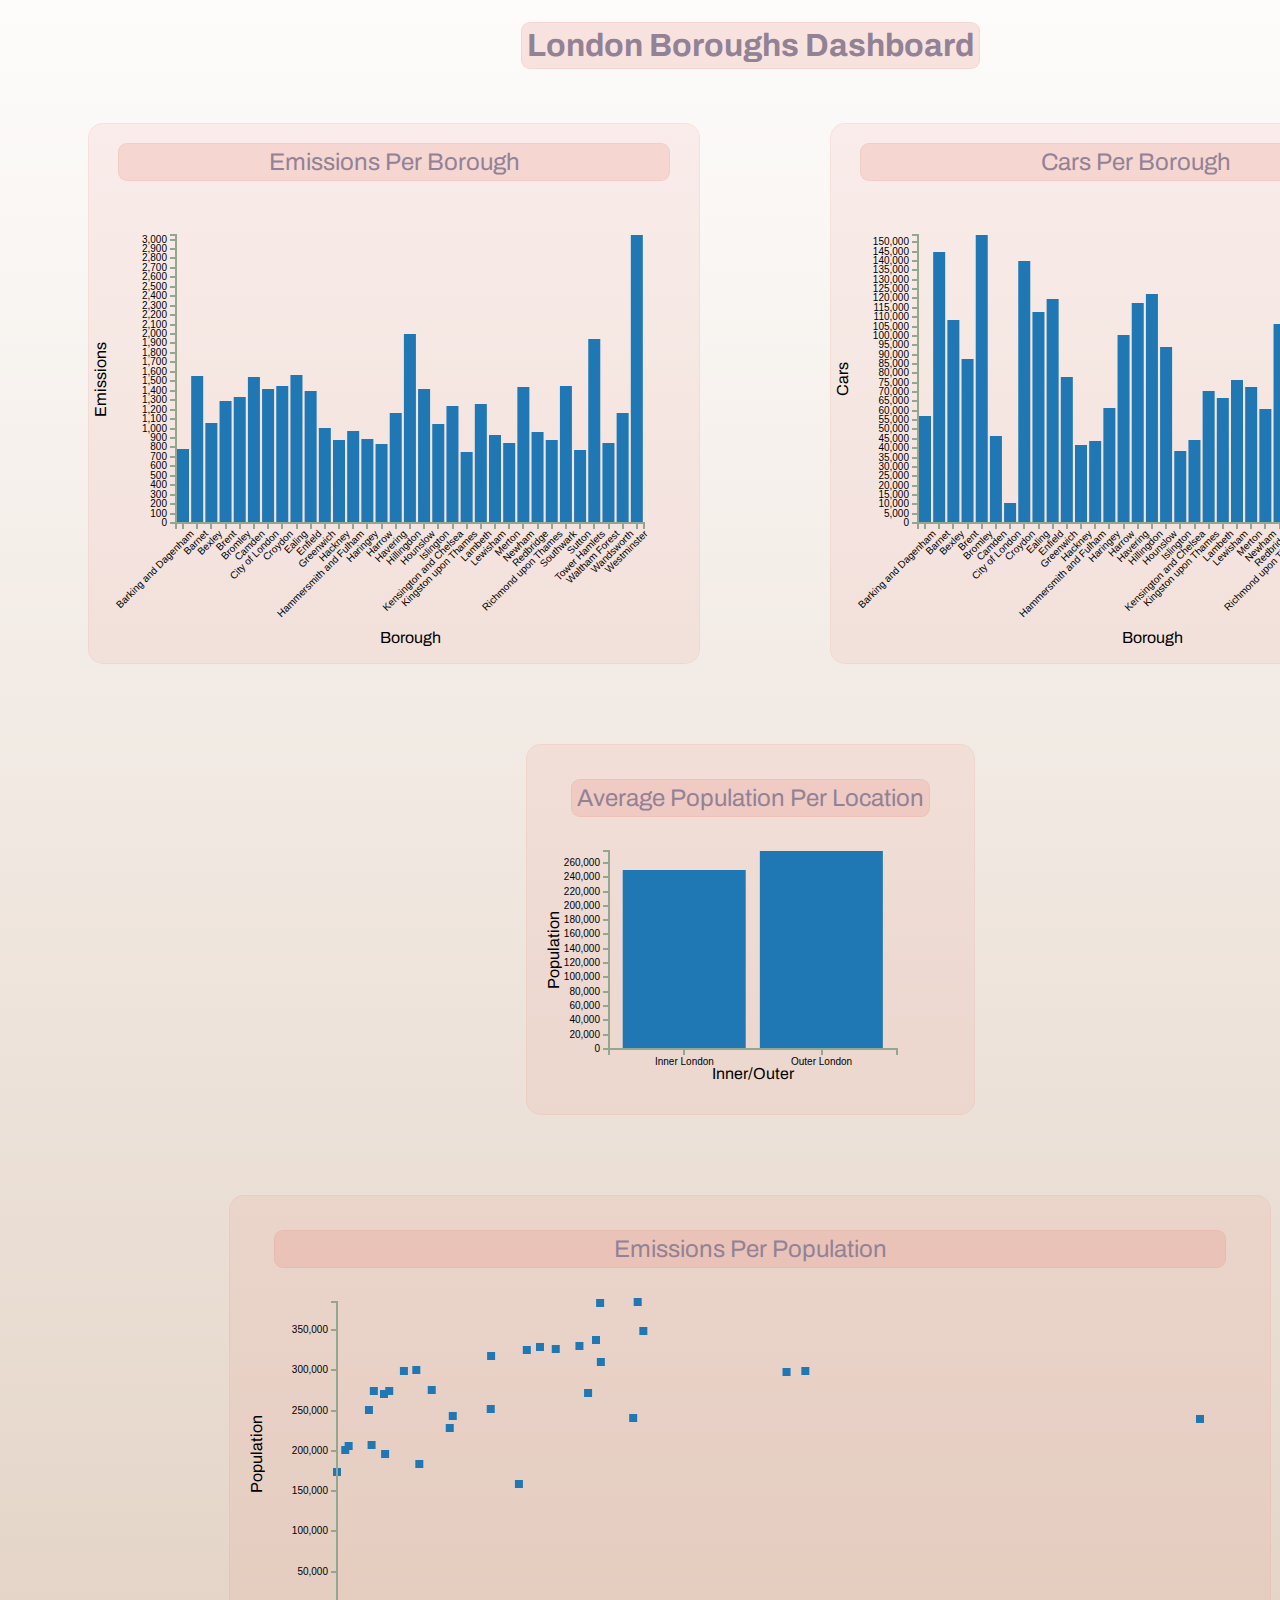
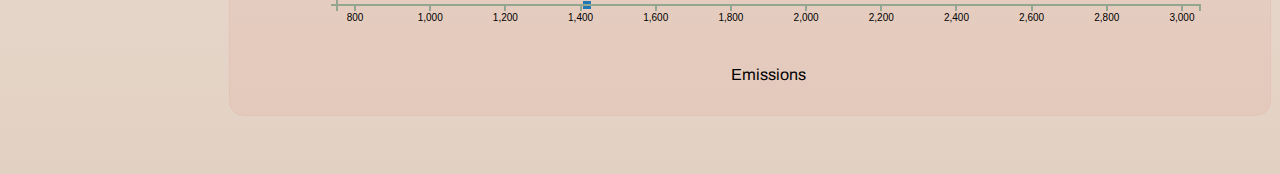
<file: index.html>
<!DOCTYPE html>
<html lang="en">

<head>
    <meta charset="UTF-8">
    <meta name="viewport" content="width=device-width, initial-scale=1.0">
    <meta http-equiv="X-UA-Compatible" content="ie=edge">

    <title>Milestone Project - Interactive Frontend</title>

    <link rel="stylesheet" href="static/css/dc.min.css" type="text/css" />
    <link rel="stylesheet" href="https://fonts.googleapis.com/css?family=Archivo:400,700">
    <link rel="stylesheet" href="static/css/index.css" type="text/css" />

    <script type="text/javascript" src="static/js/d3.min.js"></script>
    <script type="text/javascript" src="static/js/crossfilter.min.js"></script>
    <script type="text/javascript" src="static/js/dc.min.js"></script>
    <script type="text/javascript" src="static/js/queue.min.js"></script>

    <script type="text/javascript" src="static/js/index.js"></script>

</head>

<body>
    <div class="container">
        <h1 class="title">London Boroughs Dashboard</h1>
        <div class='container-1'>
            <div class="flex-chart-1" id="emissions-borough">
                <h3 class="title">Emissions Per Borough</h3>
            </div>

            <div class="flex-chart-2" id="cars-borough">
                <h3 class="title">Cars Per Borough</h3>
            </div>
        </div>

        <div class="container-2">
            <div class="flex-chart-3" id="average-population">
                <h3 class="title">Average Population Per Location</h3>
            </div>

            <div class="flex-chart-4" id="population-emissions">
                <h3 class="title">Emissions Per Population</h3>
            </div>
        </div>
    </div>
</body>

</html>
</file>
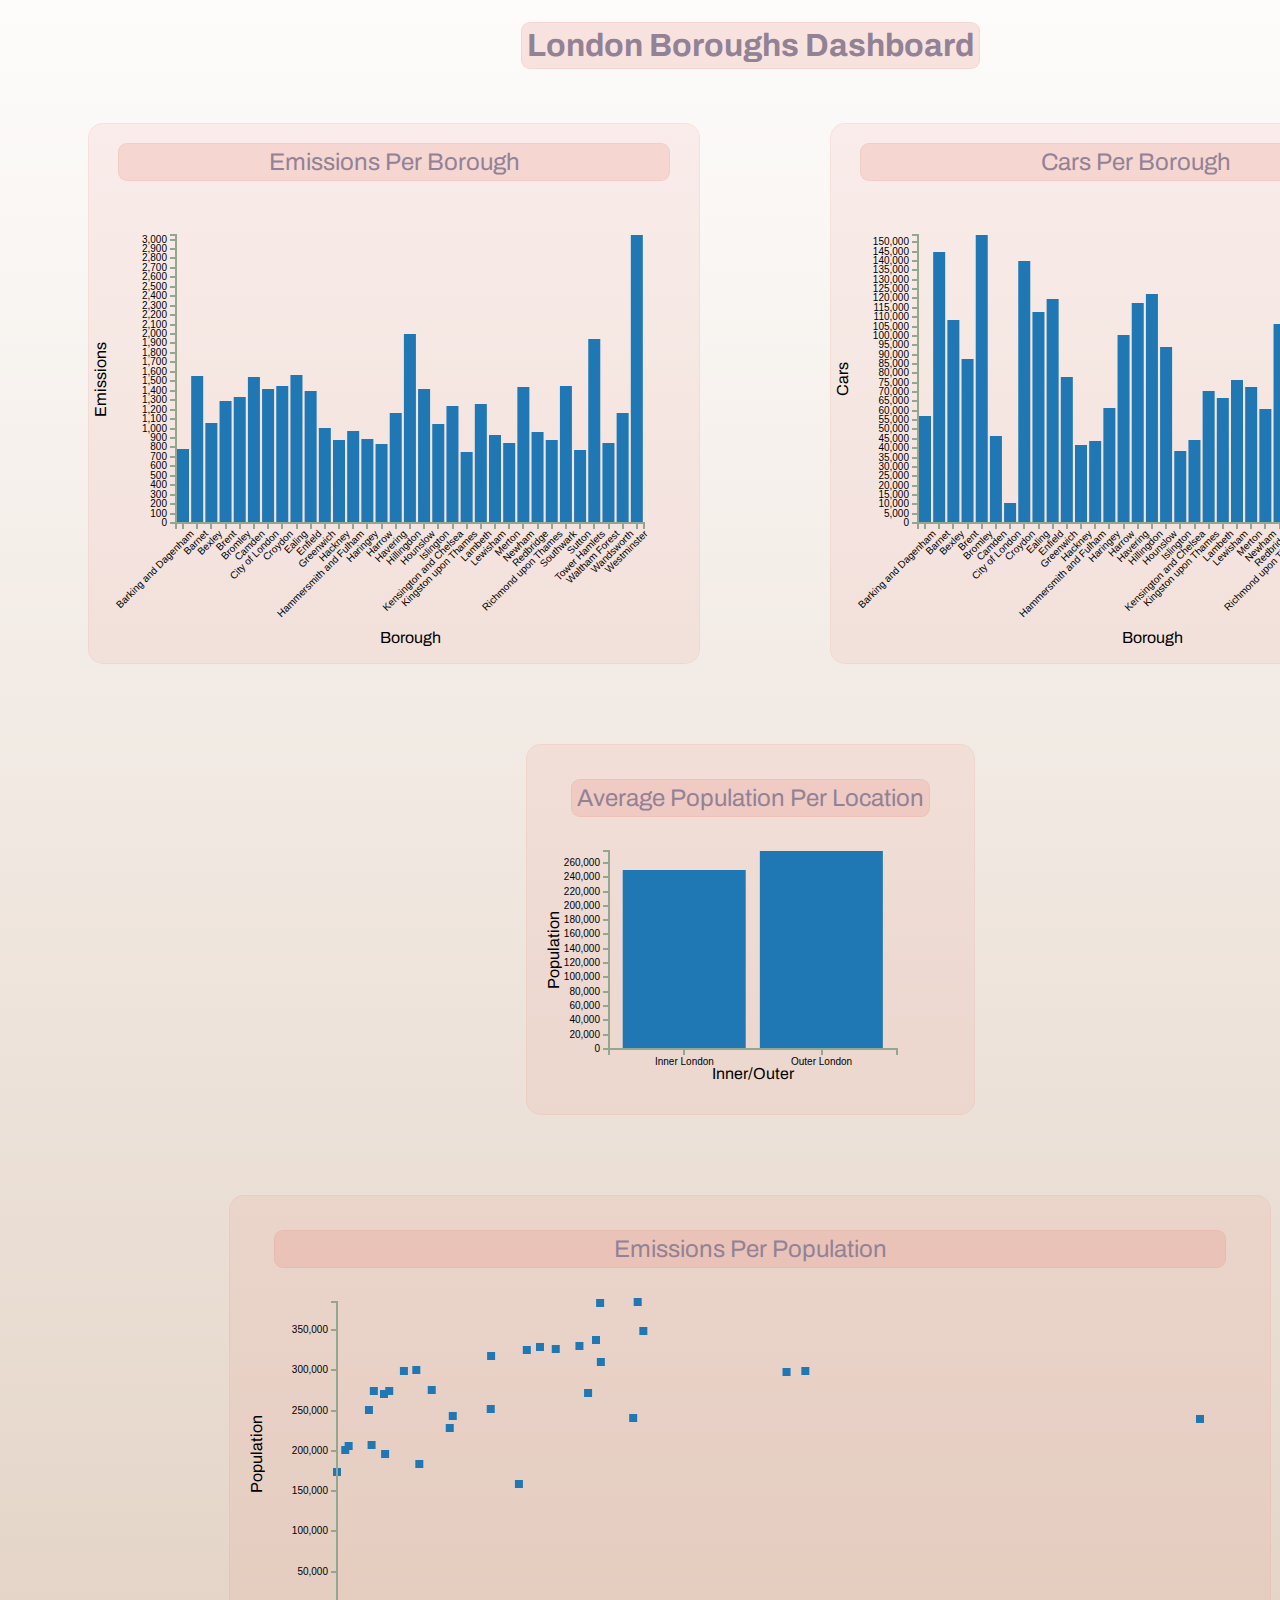
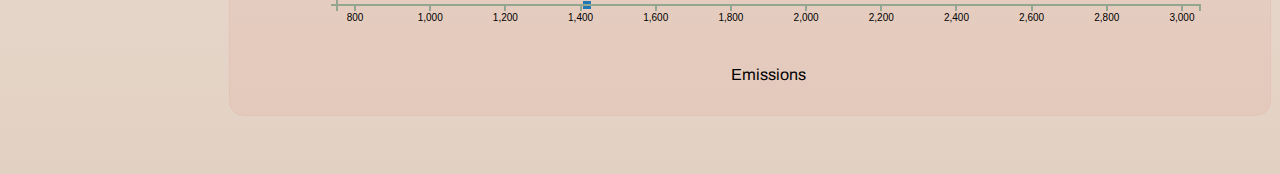
<file: mileStoneProject/index.html>
<!DOCTYPE html>
<html lang="en">

<head>
    <meta charset="UTF-8">
    <meta name="viewport" content="width=device-width, initial-scale=1.0">
    <meta http-equiv="X-UA-Compatible" content="ie=edge">

    <title>Milestone Project - Interactive Frontend</title>

    <!--<link rel="stylesheet" href="static/css/bootstrap.min.css" type="text/css" />-->
    <link rel="stylesheet" href="static/css/dc.min.css" type="text/css" />
    <link rel="stylesheet" href="https://fonts.googleapis.com/css?family=Archivo:400,700">
    <link rel="stylesheet" href="static/css/index.css" type="text/css" />

    <script type="text/javascript" src="static/js/d3.min.js"></script>
    <script type="text/javascript" src="static/js/crossfilter.min.js"></script>
    <script type="text/javascript" src="static/js/dc.min.js"></script>
    <script type="text/javascript" src="static/js/queue.min.js"></script>

    <script type="text/javascript" src="static/js/index.js"></script>

</head>

<body>
    <div class="container">
        <h1 class="title">London Boroughs Dashboard</h1>
        <div class='container-1'>
            <div class="flex-chart-1" id="emissions-borough">
                <h3 class="title">Emissions Per Borough</h3>
            </div>

            <div class="flex-chart-2" id="cars-borough">
                <h3 class="title">Cars Per Borough</h3>
            </div>
        </div>

        <div class="container-2">
            <div class="flex-chart-3" id="average-population">
                <h3 class="title">Average Population Per Location</h3>
            </div>

            <div class="flex-chart-4" id="population-emissions">
                <h3 class="title">Emissions Per Population</h3>
            </div>
        </div>
    </div>
</body>

</html>
</file>
<file: static/css/index.css>
body {
	font-family: 'Archivo', sans-serif;
}

@media(min-width:900px) {
	.container {
		display: flex;
		flex-direction: column;
		align-items: center;
		flex-wrap: wrap;
	}
	.container-1 {
		display: flex;
		flex-direction: row;
		align-items: center;
		justify-content: space-between;
	}
	.container-2 {
		display: flex;
		flex-direction: column;
		align-items: center;
	}
}

.flex-chart-1, 
.flex-chart-2  {
	box-sizing: border-box;
	border: 1px rgba(233, 128, 116, 0.1) solid;
	padding: 5px;
	margin: 30px 50px 50px 80px;
	border-radius: 15px 15px 15px 15px;
	background-color: rgba(233, 128, 116, 0.1);
}

.flex-chart-3, 
.flex-chart-4 {
	box-sizing: border-box;
	border: 1px rgba(233, 128, 116, 0.1) solid;
	padding: 20px;
	margin: 30px 50px 50px 50px;
	border-radius: 15px 15px 15px 15px;
	background-color: rgba(233, 128, 116, 0.1);
}

.title {
	padding: 5px;
	margin: 15px 25px 25px 25px;
	border-radius: 8px 8px 8px 8px;
	background-color: rgba(233, 128, 116, 0.2);
	box-shadow: 0 0 0 1px rgba(233, 128, 116, 0.3);
}


/*FLEXBOX ITEM POSITIONING*/

.flex-chart-1 {
	flex: 1;
	order: 1;
	flex-basis: 50%;
}

.flex-chart-2 {
	flex: 1;
	order: 2;
	flex-basis: 50%;
}

.flex-chart-3 {
	flex: 1;
	order: 1;
}

.flex-chart-4 {
	flex: 2;
	order: 2;
}


/*Background Color Gradient*/

body {
	background: #e2d1c3;
	/* fallback for old browsers */
	background: -webkit-linear-gradient(to bottom, #fdfcfb, #e2d1c3);
	/* Chrome 10-25, Safari 5.1-6 */
	background: linear-gradient(to bottom, #fdfcfb, #e2d1c3);
	/*IE 10+/ Edge, Firefox 16+, Chrome 26+, Opera 12+, Safari 7+ */
}

h1 {
	font-size: 2rem;
	color: #928296;
	text-align: center;
}

h2,
h3 {
	font-size: 1.5rem;
	font-weight: 400;
	color: #928296;
	text-align: center;
}

.dc-chart .axis line,
.dc-chart .axis path {
	fill: none;
	stroke: #93A68F;
	stroke-width: 2;
	shape-rendering: crispEdges;
}

.flex-chart-1 .x.axis text, 
.flex-chart-2 .x.axis text {
	text-anchor: end !important;
	transform: rotate(-45deg);
}
</file>
<file: mileStoneProject/static/css/index.css>
body {
	font-family: 'Archivo', sans-serif;
}

@media(min-width:900px) {
	.container {
		display: flex;
		flex-direction: column;
		align-items: center;
		flex-wrap: wrap;
	}
	.container-1 {
		display: flex;
		flex-direction: row;
		align-items: center;
		justify-content: space-between;
	}
	.container-2 {
		display: flex;
		flex-direction: column;
		align-items: center;
	}
}

.flex-chart-1, 
.flex-chart-2  {
	box-sizing: border-box;
	border: 1px rgba(233, 128, 116, 0.1) solid;
	padding: 5px;
	margin: 30px 50px 50px 80px;
	border-radius: 15px 15px 15px 15px;
	background-color: rgba(233, 128, 116, 0.1);
}

.flex-chart-3, 
.flex-chart-4 {
	box-sizing: border-box;
	border: 1px rgba(233, 128, 116, 0.1) solid;
	padding: 20px;
	margin: 30px 50px 50px 50px;
	border-radius: 15px 15px 15px 15px;
	background-color: rgba(233, 128, 116, 0.1);
}

.title {
	padding: 5px;
	margin: 15px 25px 25px 25px;
	border-radius: 8px 8px 8px 8px;
	background-color: rgba(233, 128, 116, 0.2);
	box-shadow: 0 0 0 1px rgba(233, 128, 116, 0.3);
}


/*FLEXBOX ITEM POSITIONING*/

.flex-chart-1 {
	flex: 1;
	order: 1;
	flex-basis: 50%;
}

.flex-chart-2 {
	flex: 1;
	order: 2;
	flex-basis: 50%;
}

.flex-chart-3 {
	flex: 1;
	order: 1;
}

.flex-chart-4 {
	flex: 2;
	order: 2;
}


/*Background Color Gradient*/

body {
	background: #e2d1c3;
	/* fallback for old browsers */
	background: -webkit-linear-gradient(to bottom, #fdfcfb, #e2d1c3);
	/* Chrome 10-25, Safari 5.1-6 */
	background: linear-gradient(to bottom, #fdfcfb, #e2d1c3);
	/*IE 10+/ Edge, Firefox 16+, Chrome 26+, Opera 12+, Safari 7+ */
}

h1 {
	font-size: 2rem;
	color: #928296;
	text-align: center;
}

h2,
h3 {
	font-size: 1.5rem;
	font-weight: 400;
	color: #928296;
	text-align: center;
}

.dc-chart .axis line,
.dc-chart .axis path {
	fill: none;
	stroke: #93A68F;
	stroke-width: 2;
	shape-rendering: crispEdges;
}

.flex-chart-1 .x.axis text, 
.flex-chart-2 .x.axis text {
	text-anchor: end !important;
	transform: rotate(-45deg);
}
</file>
<file: static/css/dc.min.css>
.dc-chart .box text,.dc-chart g.axis text{-webkit-touch-callout:none;-khtml-user-select:none;pointer-events:none}.dc-chart path.dc-symbol,.dc-legend g.dc-legend-item.fadeout{fill-opacity:.5;stroke-opacity:.5}div.dc-chart{float:left}.dc-chart rect.bar{stroke:none;cursor:pointer}.dc-chart rect.bar:hover{fill-opacity:.5}.dc-chart rect.deselected{stroke:none;fill:#ccc}.dc-chart .pie-slice{fill:#fff;font-size:12px;cursor:pointer}.dc-chart .pie-slice.external{fill:#000}.dc-chart .pie-slice :hover,.dc-chart .pie-slice.highlight{fill-opacity:.8}.dc-chart .pie-path{fill:none;stroke-width:2px;stroke:#000;opacity:.4}.dc-chart .selected circle,.dc-chart .selected path{stroke-width:3;stroke:#ccc;fill-opacity:1}.dc-chart .deselected circle,.dc-chart .deselected path{stroke:none;fill-opacity:.5;fill:#ccc}.dc-chart .axis line,.dc-chart .axis path{fill:none;stroke:#000;shape-rendering:crispEdges}.dc-chart .axis text{font:10px sans-serif}.dc-chart .axis .grid-line,.dc-chart .axis .grid-line line,.dc-chart .grid-line,.dc-chart .grid-line line{fill:none;stroke:#ccc;opacity:.5;shape-rendering:crispEdges}.dc-chart .brush rect.background{z-index:-999}.dc-chart .brush rect.extent{fill:#4682b4;fill-opacity:.125}.dc-chart .brush .resize path{fill:#eee;stroke:#666}.dc-chart path.line{fill:none;stroke-width:1.5px}.dc-chart path.area{fill-opacity:.3;stroke:none}.dc-chart path.highlight{stroke-width:3;fill-opacity:1;stroke-opacity:1}.dc-chart g.state{cursor:pointer}.dc-chart g.state :hover{fill-opacity:.8}.dc-chart g.state path{stroke:#fff}.dc-chart g.deselected path{fill:grey}.dc-chart g.deselected text{display:none}.dc-chart g.row rect{fill-opacity:.8;cursor:pointer}.dc-chart g.row rect:hover{fill-opacity:.6}.dc-chart g.row text{fill:#fff;font-size:12px;cursor:pointer}.dc-chart g.dc-tooltip path{fill:none;stroke:grey;stroke-opacity:.8}.dc-chart g.county path{stroke:#fff;fill:none}.dc-chart g.debug rect{fill:#00f;fill-opacity:.2}.dc-chart g.axis text{-webkit-user-select:none;-moz-user-select:none;-ms-user-select:none;user-select:none}.dc-chart .node{font-size:.7em;cursor:pointer}.dc-chart .node :hover{fill-opacity:.8}.dc-chart .bubble{stroke:none;fill-opacity:.6}.dc-chart .highlight{fill-opacity:1;stroke-opacity:1}.dc-chart .fadeout{fill-opacity:.2;stroke-opacity:.2}.dc-chart .box text{font:10px sans-serif;-webkit-user-select:none;-moz-user-select:none;-ms-user-select:none;user-select:none}.dc-chart .box circle,.dc-chart .box line{fill:#fff}.dc-chart .box circle,.dc-chart .box line,.dc-chart .box rect{stroke:#000;stroke-width:1.5px}.dc-chart .box .center{stroke-dasharray:3,3}.dc-chart .box .outlier{fill:none;stroke:#ccc}.dc-chart .symbol,.dc-chart circle.dot{stroke:none}.dc-chart .box.deselected{opacity:.5}.dc-chart .box.deselected .box{fill:#ccc}.dc-chart .heatmap .box-group.deselected rect{stroke:none;fill-opacity:.5;fill:#ccc}.dc-chart .heatmap g.axis text{pointer-events:all;cursor:pointer}.dc-chart .empty-chart .pie-slice{cursor:default}.dc-chart .empty-chart .pie-slice path{fill:#fee;cursor:default}.dc-data-count{float:right;margin-top:15px;margin-right:15px}.dc-data-count .filter-count,.dc-data-count .total-count{color:#3182bd;font-weight:700}.dc-legend{font-size:11px}.dc-legend .dc-legend-item{cursor:pointer}.dc-hard .number-display{float:none}
</file>
<file: mileStoneProject/static/css/dc.min.css>
.dc-chart .box text,.dc-chart g.axis text{-webkit-touch-callout:none;-khtml-user-select:none;pointer-events:none}.dc-chart path.dc-symbol,.dc-legend g.dc-legend-item.fadeout{fill-opacity:.5;stroke-opacity:.5}div.dc-chart{float:left}.dc-chart rect.bar{stroke:none;cursor:pointer}.dc-chart rect.bar:hover{fill-opacity:.5}.dc-chart rect.deselected{stroke:none;fill:#ccc}.dc-chart .pie-slice{fill:#fff;font-size:12px;cursor:pointer}.dc-chart .pie-slice.external{fill:#000}.dc-chart .pie-slice :hover,.dc-chart .pie-slice.highlight{fill-opacity:.8}.dc-chart .pie-path{fill:none;stroke-width:2px;stroke:#000;opacity:.4}.dc-chart .selected circle,.dc-chart .selected path{stroke-width:3;stroke:#ccc;fill-opacity:1}.dc-chart .deselected circle,.dc-chart .deselected path{stroke:none;fill-opacity:.5;fill:#ccc}.dc-chart .axis line,.dc-chart .axis path{fill:none;stroke:#000;shape-rendering:crispEdges}.dc-chart .axis text{font:10px sans-serif}.dc-chart .axis .grid-line,.dc-chart .axis .grid-line line,.dc-chart .grid-line,.dc-chart .grid-line line{fill:none;stroke:#ccc;opacity:.5;shape-rendering:crispEdges}.dc-chart .brush rect.background{z-index:-999}.dc-chart .brush rect.extent{fill:#4682b4;fill-opacity:.125}.dc-chart .brush .resize path{fill:#eee;stroke:#666}.dc-chart path.line{fill:none;stroke-width:1.5px}.dc-chart path.area{fill-opacity:.3;stroke:none}.dc-chart path.highlight{stroke-width:3;fill-opacity:1;stroke-opacity:1}.dc-chart g.state{cursor:pointer}.dc-chart g.state :hover{fill-opacity:.8}.dc-chart g.state path{stroke:#fff}.dc-chart g.deselected path{fill:grey}.dc-chart g.deselected text{display:none}.dc-chart g.row rect{fill-opacity:.8;cursor:pointer}.dc-chart g.row rect:hover{fill-opacity:.6}.dc-chart g.row text{fill:#fff;font-size:12px;cursor:pointer}.dc-chart g.dc-tooltip path{fill:none;stroke:grey;stroke-opacity:.8}.dc-chart g.county path{stroke:#fff;fill:none}.dc-chart g.debug rect{fill:#00f;fill-opacity:.2}.dc-chart g.axis text{-webkit-user-select:none;-moz-user-select:none;-ms-user-select:none;user-select:none}.dc-chart .node{font-size:.7em;cursor:pointer}.dc-chart .node :hover{fill-opacity:.8}.dc-chart .bubble{stroke:none;fill-opacity:.6}.dc-chart .highlight{fill-opacity:1;stroke-opacity:1}.dc-chart .fadeout{fill-opacity:.2;stroke-opacity:.2}.dc-chart .box text{font:10px sans-serif;-webkit-user-select:none;-moz-user-select:none;-ms-user-select:none;user-select:none}.dc-chart .box circle,.dc-chart .box line{fill:#fff}.dc-chart .box circle,.dc-chart .box line,.dc-chart .box rect{stroke:#000;stroke-width:1.5px}.dc-chart .box .center{stroke-dasharray:3,3}.dc-chart .box .outlier{fill:none;stroke:#ccc}.dc-chart .symbol,.dc-chart circle.dot{stroke:none}.dc-chart .box.deselected{opacity:.5}.dc-chart .box.deselected .box{fill:#ccc}.dc-chart .heatmap .box-group.deselected rect{stroke:none;fill-opacity:.5;fill:#ccc}.dc-chart .heatmap g.axis text{pointer-events:all;cursor:pointer}.dc-chart .empty-chart .pie-slice{cursor:default}.dc-chart .empty-chart .pie-slice path{fill:#fee;cursor:default}.dc-data-count{float:right;margin-top:15px;margin-right:15px}.dc-data-count .filter-count,.dc-data-count .total-count{color:#3182bd;font-weight:700}.dc-legend{font-size:11px}.dc-legend .dc-legend-item{cursor:pointer}.dc-hard .number-display{float:none}
</file>
